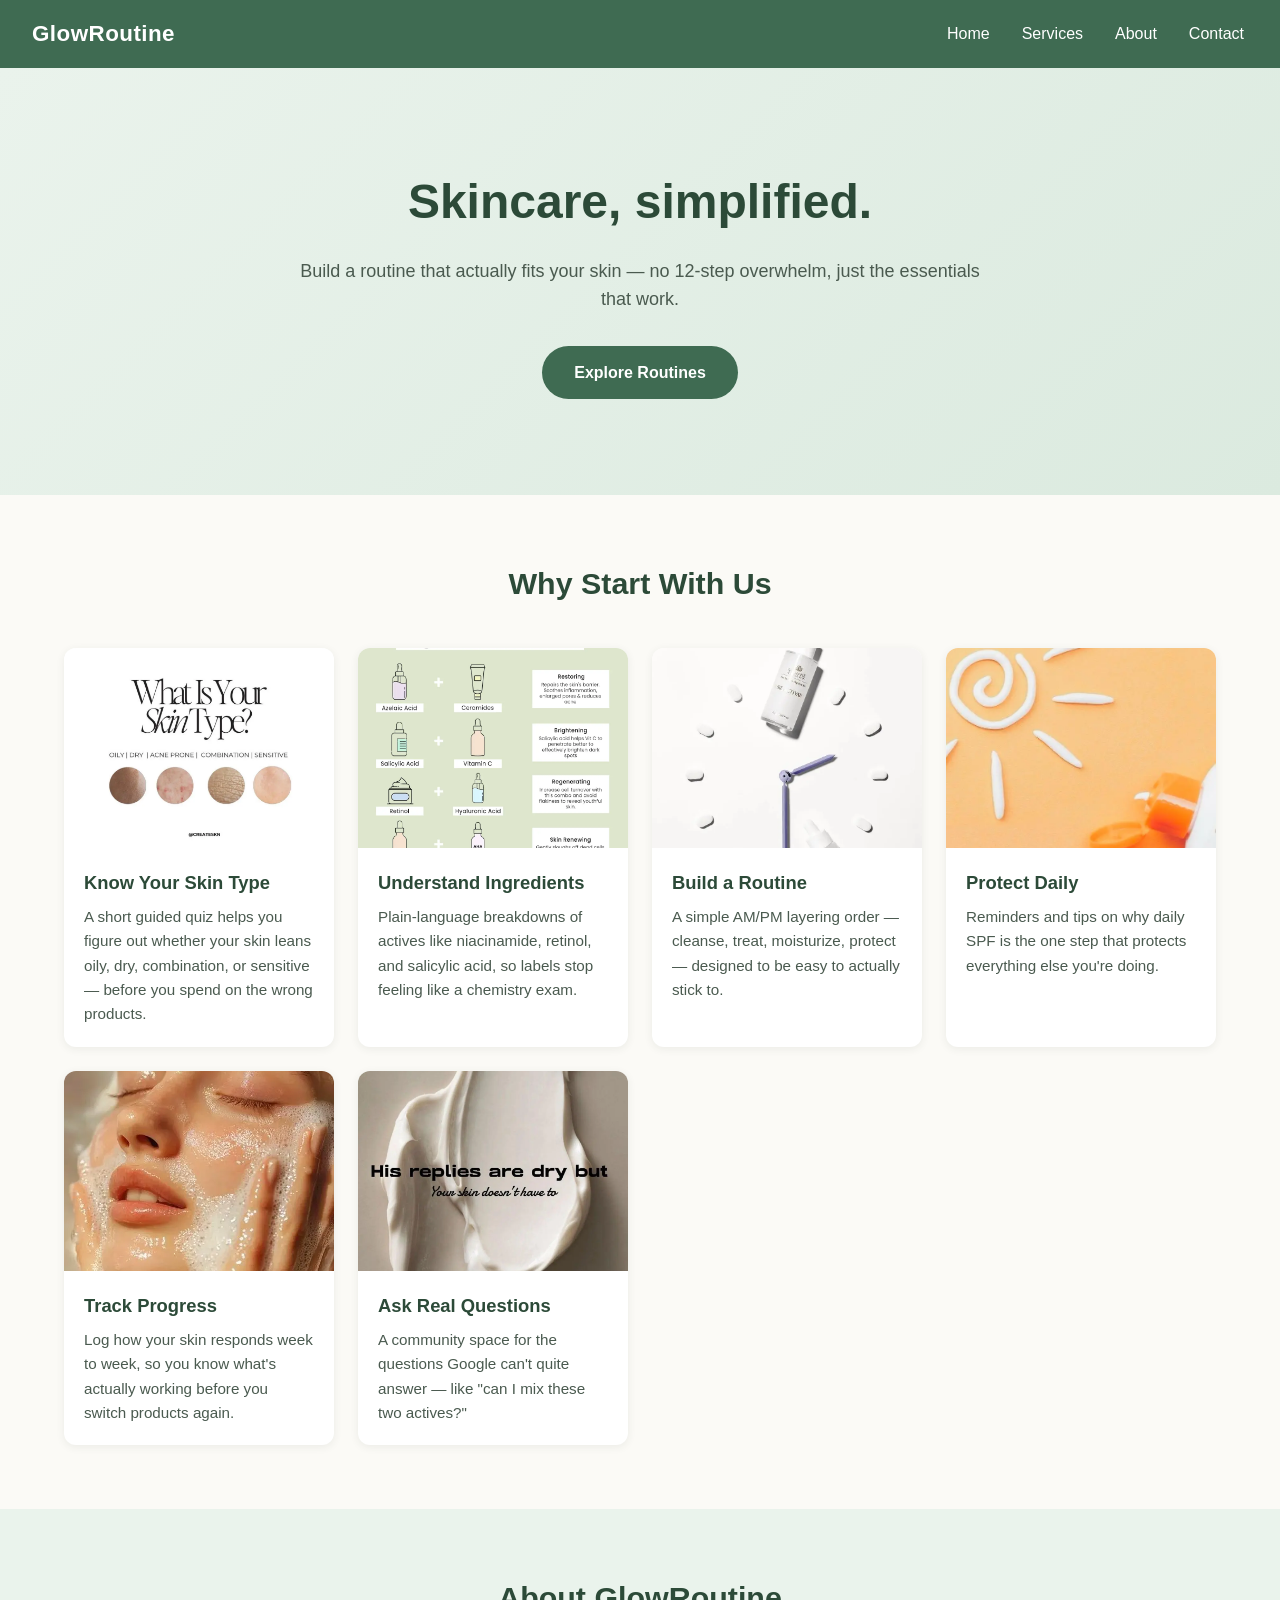
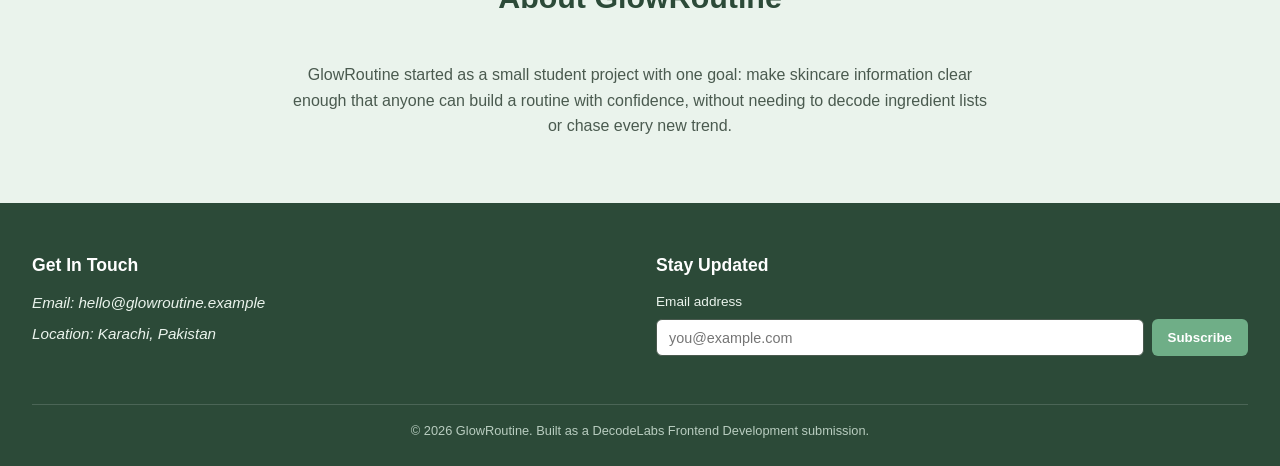
<file: Project-1/index.html>
<!DOCTYPE html>
<html lang="en">
<head>
  <meta charset="UTF-8">
  <meta name="viewport" content="width=device-width, initial-scale=1.0">
  <title>GlowRoutine — Skincare Essentials</title>
  <meta name="description" content="GlowRoutine — a clean, simple guide to building a skincare routine that works for your skin.">
  <link rel="stylesheet" href="css/style.css">
</head>
<body>

  <a class="skip-link" href="#main-content">Skip to main content</a>

  <!-- ============ HEADER ============ -->
  <header class="site-header">
    <div class="site-header__logo">GlowRoutine</div>
    <nav class="site-nav" aria-label="Primary navigation">
      <ul class="site-nav__list">
        <li class="site-nav__item"><a class="site-nav__link" href="#home">Home</a></li>
        <li class="site-nav__item"><a class="site-nav__link" href="#services">Services</a></li>
        <li class="site-nav__item"><a class="site-nav__link" href="#about">About</a></li>
        <li class="site-nav__item"><a class="site-nav__link" href="#contact">Contact</a></li>
      </ul>
    </nav>
  </header>

  <main id="main-content">

    <!-- ============ HERO SECTION ============ -->
    <section class="hero" id="home" aria-labelledby="hero-heading">
      <div class="hero__container">
        <h1 id="hero-heading" class="hero__headline">Skincare, simplified.</h1>
        <p class="hero__subtext">
          Build a routine that actually fits your skin — no 12-step
          overwhelm, just the essentials that work.
        </p>
        <a class="hero__cta" href="#services">Explore Routines</a>
      </div>
    </section>

    <!-- ============ CONTENT GRID ============ -->
    <section class="services" id="services" aria-labelledby="services-heading">
      <h2 id="services-heading" class="services__heading">Why Start With Us</h2>

      <div class="services__grid">

        <article class="card">
          <img
            class="card__image"
            src="images/cleanser.webp"
            alt="A gentle gel cleanser being dispensed onto a hand"
            width="280"
            height="200"
            loading="lazy">
          <h3 class="card__title">Know Your Skin Type</h3>
          <p class="card__text">
            A short guided quiz helps you figure out whether your skin
            leans oily, dry, combination, or sensitive — before you
            spend on the wrong products.
          </p>
        </article>

        <article class="card">
          <img
            class="card__image"
            src="images/ingredients.webp"
            alt="Close-up of skincare ingredient bottles labelled with active names"
            width="280"
            height="200"
            loading="lazy">
          <h3 class="card__title">Understand Ingredients</h3>
          <p class="card__text">
            Plain-language breakdowns of actives like niacinamide,
            retinol, and salicylic acid, so labels stop feeling like
            a chemistry exam.
          </p>
        </article>

        <article class="card">
          <img
            class="card__image"
            src="images/routine.webp"
            alt="Skincare products arranged in morning and evening routine order"
            width="280"
            height="200"
            loading="lazy">
          <h3 class="card__title">Build a Routine</h3>
          <p class="card__text">
            A simple AM/PM layering order — cleanse, treat,
            moisturize, protect — designed to be easy to actually
            stick to.
          </p>
        </article>

        <article class="card">
          <img
            class="card__image"
            src="images/spf.webp"
            alt="Sunscreen tube standing next to a moisturizer jar"
            width="280"
            height="200"
            loading="lazy">
          <h3 class="card__title">Protect Daily</h3>
          <p class="card__text">
            Reminders and tips on why daily SPF is the one step that
            protects everything else you're doing.
          </p>
        </article>

        <article class="card">
          <img
            class="card__image"
            src="images/track.webp"
            alt="A notebook page tracking weekly skin progress"
            width="280"
            height="200"
            loading="lazy">
          <h3 class="card__title">Track Progress</h3>
          <p class="card__text">
            Log how your skin responds week to week, so you know
            what's actually working before you switch products again.
          </p>
        </article>

        <article class="card">
          <img
            class="card__image"
            src="images/community.webp"
            alt="Two people comparing notes on a skincare routine"
            width="280"
            height="200"
            loading="lazy">
          <h3 class="card__title">Ask Real Questions</h3>
          <p class="card__text">
            A community space for the questions Google can't quite
            answer — like "can I mix these two actives?"
          </p>
        </article>

      </div>
    </section>

    <!-- ============ ABOUT SECTION ============ -->
    <section class="about" id="about" aria-labelledby="about-heading">
      <h2 id="about-heading" class="about__heading">About GlowRoutine</h2>
      <p class="about__text">
        GlowRoutine started as a small student project with one goal:
        make skincare information clear enough that anyone can build a
        routine with confidence, without needing to decode ingredient
        lists or chase every new trend.
      </p>
    </section>

  </main>

  <!-- ============ FOOTER ============ -->
  <footer class="site-footer" id="contact">
    <div class="site-footer__section">
      <h2 class="site-footer__heading">Get In Touch</h2>
      <address class="site-footer__contact">
        <p>Email: <a href="mailto:hello@glowroutine.example">hello@glowroutine.example</a></p>
        <p>Location: Karachi, Pakistan</p>
      </address>
    </div>

    <div class="site-footer__section">
      <h2 class="site-footer__heading">Stay Updated</h2>
      <form class="newsletter" action="#" method="post">
        <label class="newsletter__label" for="newsletter-email">Email address</label>
        <div class="newsletter__row">
          <input
            class="newsletter__input"
            type="email"
            id="newsletter-email"
            name="email"
            placeholder="you@example.com"
            required>
          <button class="newsletter__button" type="submit">Subscribe</button>
        </div>
      </form>
    </div>

    <p class="site-footer__copyright">&copy; 2026 GlowRoutine. Built as a DecodeLabs Frontend Development submission.</p>
  </footer>

</body>
</html>
</file>
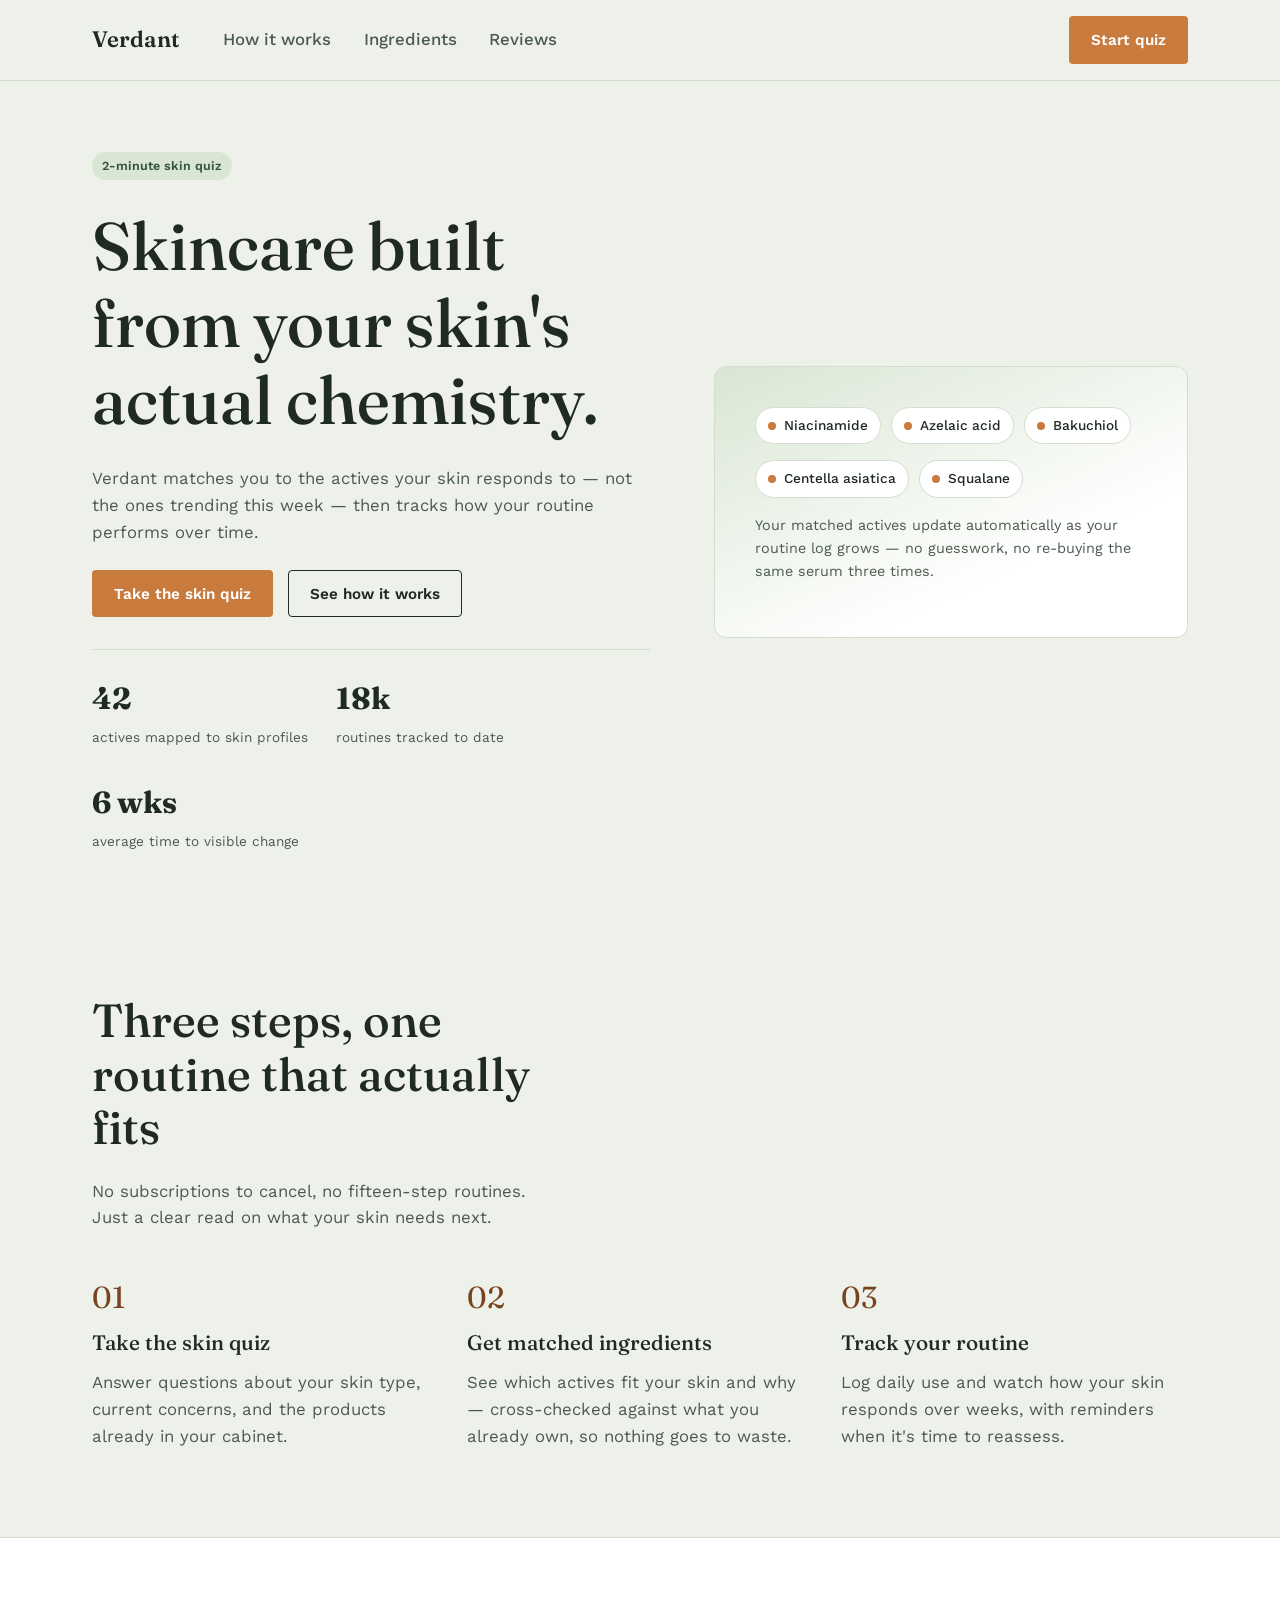
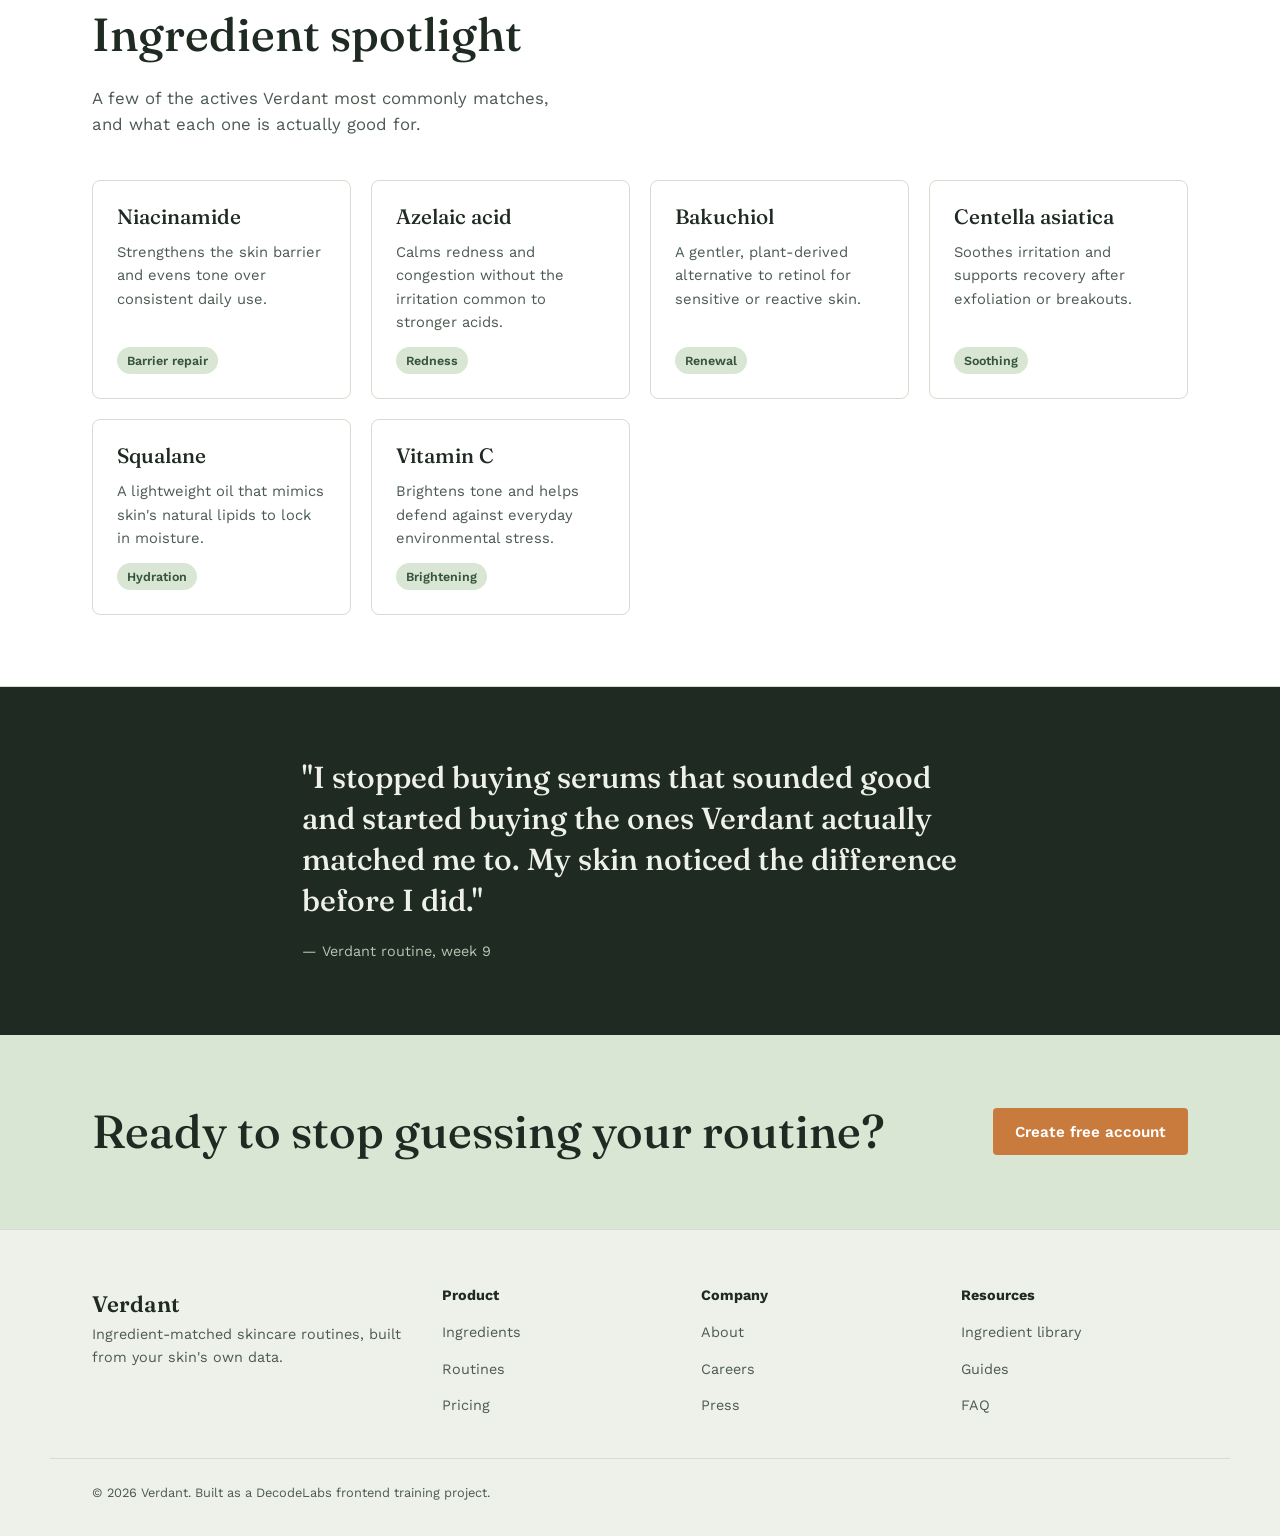
<file: Project-2/index.html>
<!DOCTYPE html>
<html lang="en">
<head>
<meta charset="UTF-8">
<meta name="viewport" content="width=device-width, initial-scale=1">
<title>Verdant — Skincare matched to your skin's chemistry</title>
<link rel="preconnect" href="https://fonts.googleapis.com">
<link rel="preconnect" href="https://fonts.gstatic.com" crossorigin>
<link href="https://fonts.googleapis.com/css2?family=Fraunces:opsz,wght@9..144,400;9..144,500;9..144,600&family=Work+Sans:wght@400;500;600;700&display=swap" rel="stylesheet">
<style>

  /* ---------- Tokens ---------- */
  :root{
    --ink:        #1E2A22;
    --ink-soft:   #4B5A50;
    --paper:      #EEF1EA;
    --paper-alt:  #FFFFFF;
    --line:       #D6DCCF;
    --accent:     #C97A3D;
    --accent-ink: #7A431F;
    --mint:       #D9E6D3;
    --mint-ink:   #35543E;

    --serif: "Fraunces", Georgia, serif;
    --sans:  "Work Sans", -apple-system, BlinkMacSystemFont, "Segoe UI", sans-serif;

    --step-0: clamp(0.95rem, 0.9rem + 0.2vw, 1.05rem);
    --step-1: clamp(1.1rem, 1rem + 0.4vw, 1.3rem);
    --step-2: clamp(1.4rem, 1.2rem + 0.9vw, 1.9rem);
    --step-3: clamp(1.9rem, 1.5rem + 1.8vw, 2.9rem);
    --step-4: clamp(2.4rem, 1.7rem + 3.2vw, 4.2rem);

    --gutter: clamp(1.25rem, 1rem + 2vw, 3rem);
    --maxw: 1180px;
  }

  *,*::before,*::after{ box-sizing: border-box; }
  html{ scroll-behavior: smooth; }
  body{
    margin:0;
    background: var(--paper);
    color: var(--ink);
    font-family: var(--sans);
    font-size: var(--step-0);
    line-height: 1.6;
    -webkit-font-smoothing: antialiased;
  }
  img,svg{ display:block; max-width:100%; }
  a{ color: inherit; }
  h1,h2,h3{
    font-family: var(--serif);
    font-weight: 500;
    line-height: 1.15;
    margin: 0 0 0.5em;
    color: var(--ink);
  }
  p{ margin: 0 0 1em; color: var(--ink-soft); max-width: 62ch; }

  :focus-visible{
    outline: 3px solid var(--accent-ink);
    outline-offset: 2px;
  }

  @media (prefers-reduced-motion: reduce){
    html{ scroll-behavior:auto; }
    *,*::before,*::after{ animation-duration: 0.01ms !important; transition-duration: 0.01ms !important; }
  }

  .wrap{
    max-width: var(--maxw);
    margin-inline: auto;
    padding-inline: var(--gutter);
  }

  .btn{
    display:inline-flex;
    align-items:center;
    justify-content:center;
    gap:0.5em;
    min-height: 44px;
    padding: 0.7em 1.4em;
    border-radius: 4px;
    font-family: var(--sans);
    font-weight: 600;
    font-size: 0.95rem;
    text-decoration:none;
    border: 1px solid transparent;
    cursor:pointer;
  }
  .btn-primary{ background: var(--accent); color: #fff; }
  .btn-primary:hover{ background: var(--accent-ink); }
  .btn-ghost{ background: transparent; border-color: var(--ink); color: var(--ink); }
  .btn-ghost:hover{ background: var(--ink); color: var(--paper); }

  .eyebrow-tag{
    display:inline-block;
    background: var(--mint);
    color: var(--mint-ink);
    font-size: 0.78rem;
    font-weight: 600;
    padding: 0.3em 0.8em;
    border-radius: 999px;
  }

  /* ---------- Header (Grid macro / Flexbox micro) ---------- */
  header{
    position: sticky;
    top: 0;
    z-index: 10;
    background: var(--paper);
    border-bottom: 1px solid var(--line);
  }
  .nav-row{
    display:grid;
    grid-template-columns: auto 1fr auto;
    align-items:center;
    gap: var(--gutter);
    padding-block: 1rem;
  }
  .logo{
    font-family: var(--serif);
    font-size: 1.4rem;
    font-weight: 600;
    letter-spacing: 0.01em;
    text-decoration:none;
    color: var(--ink);
  }
  .nav-links{
    display:none;
    list-style:none;
    margin:0; padding:0;
    gap: 1.8rem;
  }
  .nav-links a{
    text-decoration:none;
    font-weight: 500;
    color: var(--ink-soft);
    padding: 0.6em 0.1em;
  }
  .nav-links a:hover{ color: var(--ink); }

  .nav-actions{
    display:flex;
    align-items:center;
    gap: 0.6rem;
  }

  .hamburger{
    display:inline-flex;
    align-items:center;
    justify-content:center;
    width: 44px; height: 44px;
    border-radius: 4px;
    border: 1px solid var(--line);
    background: var(--paper-alt);
    cursor:pointer;
  }
  .hamburger svg{ width: 20px; height: 20px; }

  /* Mobile popover nav — no JS required */
  #mobile-nav{
    margin:0; padding: 1.25rem var(--gutter) 2rem;
    border: none;
    border-bottom: 1px solid var(--line);
    background: var(--paper-alt);
    width: 100%;
    inset: 0 auto auto 0;
    top: 0;
    position: fixed;
  }
  #mobile-nav::backdrop{
    background: rgba(30,42,34,0.35);
  }
  #mobile-nav ul{
    list-style:none; margin: 1rem 0 0; padding:0;
    display:flex; flex-direction:column; gap: 0.25rem;
  }
  #mobile-nav a{
    display:flex;
    align-items:center;
    min-height: 44px;
    text-decoration:none;
    font-weight: 500;
    color: var(--ink);
    border-bottom: 1px solid var(--line);
  }
  #mobile-nav .mobile-nav-top{
    display:flex;
    align-items:center;
    justify-content:space-between;
  }

  /* ---------- Hero ---------- */
  .hero{
    padding-block: clamp(2.5rem, 2rem + 3vw, 5rem);
  }
  .hero-grid{
    display:grid;
    gap: 2.5rem;
    align-items:center;
  }
  .hero h1{ font-size: var(--step-4); margin-block: 0.4em 0.4em; }
  .hero-actions{
    display:flex;
    flex-wrap:wrap;
    gap: 0.9rem;
    margin-block: 1.5rem;
  }
  .hero-stats{
    display:flex;
    flex-wrap:wrap;
    gap: 1.75rem;
    margin-top: 2rem;
    padding-top: 1.5rem;
    border-top: 1px solid var(--line);
  }
  .stat b{
    display:block;
    font-family: var(--serif);
    font-size: var(--step-2);
    color: var(--ink);
  }
  .stat span{ font-size: 0.85rem; color: var(--ink-soft); }

  .hero-panel{
    background: linear-gradient(155deg, var(--mint) 0%, var(--paper-alt) 70%);
    border: 1px solid var(--line);
    border-radius: 12px;
    padding: clamp(1.5rem, 1rem + 2vw, 2.5rem);
  }
  .molecule-row{ display:flex; flex-wrap:wrap; gap: 0.6rem; margin-bottom: 1rem; }
  .molecule-chip{
    display:flex; align-items:center; gap:0.5rem;
    background: var(--paper-alt);
    border: 1px solid var(--line);
    border-radius: 999px;
    padding: 0.5em 0.9em;
    font-size: 0.85rem;
    font-weight: 500;
  }
  .molecule-chip .dot{ width:8px; height:8px; border-radius:50%; background: var(--accent); flex-shrink:0; }

  /* ---------- How it works ---------- */
  .section{ padding-block: clamp(2.5rem, 2rem + 3vw, 5rem); }
  .section-head{ max-width: 46ch; margin-bottom: clamp(1.75rem, 1.4rem + 1.5vw, 3rem); }
  .section-head h2{ font-size: var(--step-3); }

  .steps-grid{
    display:grid;
    gap: 1.75rem;
  }
  .step-card{
    display:flex;
    flex-direction:column;
    gap: 0.6rem;
  }
  .step-num{
    font-family: var(--serif);
    font-size: var(--step-2);
    color: var(--accent-ink);
  }
  .step-card h3{ font-size: var(--step-1); margin-bottom:0.2em; }

  /* ---------- Ingredient grid ---------- */
  .ingredient-grid{
    display:grid;
    grid-template-columns: repeat(auto-fit, minmax(240px, 1fr));
    gap: 1.25rem;
  }
  .ingredient-card{
    background: var(--paper-alt);
    border: 1px solid var(--line);
    border-radius: 8px;
    padding: 1.5rem;
    display:flex;
    flex-direction:column;
    gap: 0.75rem;
  }
  .ingredient-card h3{ font-size: var(--step-1); margin:0; }
  .ingredient-card p{ margin:0; font-size: 0.92rem; }
  .ingredient-tags{ display:flex; flex-wrap:wrap; gap:0.4rem; margin-top:auto; }

  /* ---------- Quote ---------- */
  .quote-section{
    background: var(--ink);
    color: var(--paper);
  }
  .quote-section .wrap{
    max-width: 760px;
    text-align:left;
  }
  .quote-section blockquote{
    font-family: var(--serif);
    font-size: var(--step-2);
    font-weight: 500;
    line-height:1.35;
    margin: 0 0 1rem;
  }
  .quote-section cite{ font-style:normal; color: #B7C4B4; font-size:0.9rem; }

  /* ---------- CTA band ---------- */
  .cta-band{
    background: var(--mint);
  }
  .cta-grid{
    display:grid;
    gap: 1.5rem;
    align-items:center;
  }
  .cta-grid h2{ font-size: var(--step-3); margin:0; }

  /* ---------- Footer ---------- */
  footer{
    border-top: 1px solid var(--line);
    padding-block: clamp(2.5rem, 2rem + 2vw, 4rem) 2rem;
  }
  .footer-grid{
    display:grid;
    gap: 2rem;
  }
  .footer-brand p{ font-size:0.9rem; }
  .footer-col h3{
    font-family: var(--sans);
    font-size: 0.9rem;
    font-weight: 700;
    margin-bottom: 0.9rem;
  }
  .footer-col ul{ list-style:none; margin:0; padding:0; display:flex; flex-direction:column; gap:0.6rem; }
  .footer-col a{ text-decoration:none; color: var(--ink-soft); font-size:0.9rem; }
  .footer-col a:hover{ color: var(--ink); }
  .footer-bottom{
    display:flex;
    flex-direction:column;
    gap: 0.75rem;
    margin-top: 2.5rem;
    padding-top: 1.5rem;
    border-top: 1px solid var(--line);
    font-size: 0.8rem;
    color: var(--ink-soft);
  }

  /* ================= BREAKPOINT: 480px — phone landscape / large phone ================= */
  @media (min-width: 480px){
    .hero-actions{ flex-wrap:nowrap; }
    .steps-grid{ grid-template-columns: repeat(2, 1fr); }
  }

  /* ================= BREAKPOINT: 768px — tablet ================= */
  @media (min-width: 768px){
    .hero-grid{ grid-template-columns: 1.1fr 0.9fr; }
    .steps-grid{ grid-template-columns: repeat(3, 1fr); }
    .cta-grid{ grid-template-columns: 1fr auto; }
    .footer-grid{ grid-template-columns: 1.4fr repeat(3, 1fr); }
  }

  /* ================= BREAKPOINT: 1024px — desktop ================= */
  @media (min-width: 1024px){
    .nav-links{ display:flex; }
    .hamburger{ display:none; }
    .hero-grid{ grid-template-columns: 1fr 0.85fr; gap: 4rem; }
  }

</style>
</head>
<body>

  <header>
    <div class="wrap nav-row">
      <a class="logo" href="#top">Verdant</a>

      <ul class="nav-links">
        <li><a href="#how-it-works">How it works</a></li>
        <li><a href="#ingredients">Ingredients</a></li>
        <li><a href="#reviews">Reviews</a></li>
      </ul>

      <div class="nav-actions">
        <a class="btn btn-ghost" href="#" style="display:none">Log in</a>
        <a class="btn btn-primary" href="#quiz">Start quiz</a>
        <button class="hamburger" popovertarget="mobile-nav" aria-label="Open menu">
          <svg viewBox="0 0 24 24" fill="none" stroke="currentColor" stroke-width="2" stroke-linecap="round">
            <line x1="3" y1="6" x2="21" y2="6"/>
            <line x1="3" y1="12" x2="21" y2="12"/>
            <line x1="3" y1="18" x2="21" y2="18"/>
          </svg>
        </button>
      </div>
    </div>
  </header>

  <div popover id="mobile-nav">
    <div class="mobile-nav-top">
      <span class="logo">Verdant</span>
      <button class="hamburger" popovertarget="mobile-nav" popovertargetaction="hide" aria-label="Close menu">✕</button>
    </div>
    <ul>
      <li><a href="#how-it-works" popovertarget="mobile-nav" popovertargetaction="hide">How it works</a></li>
      <li><a href="#ingredients" popovertarget="mobile-nav" popovertargetaction="hide">Ingredients</a></li>
      <li><a href="#reviews" popovertarget="mobile-nav" popovertargetaction="hide">Reviews</a></li>
      <li><a href="#quiz" popovertarget="mobile-nav" popovertargetaction="hide">Start quiz</a></li>
    </ul>
  </div>

  <main id="top">

    <section class="hero">
      <div class="wrap hero-grid">
        <div>
          <span class="eyebrow-tag">2-minute skin quiz</span>
          <h1>Skincare built from your skin's actual chemistry.</h1>
          <p>Verdant matches you to the actives your skin responds to — not the ones trending this week — then tracks how your routine performs over time.</p>
          <div class="hero-actions">
            <a class="btn btn-primary" id="quiz" href="#">Take the skin quiz</a>
            <a class="btn btn-ghost" href="#how-it-works">See how it works</a>
          </div>
          <div class="hero-stats">
            <div class="stat"><b>42</b><span>actives mapped to skin profiles</span></div>
            <div class="stat"><b>18k</b><span>routines tracked to date</span></div>
            <div class="stat"><b>6 wks</b><span>average time to visible change</span></div>
          </div>
        </div>

        <div class="hero-panel">
          <div class="molecule-row">
            <span class="molecule-chip"><span class="dot"></span>Niacinamide</span>
            <span class="molecule-chip"><span class="dot"></span>Azelaic acid</span>
            <span class="molecule-chip"><span class="dot"></span>Bakuchiol</span>
          </div>
          <div class="molecule-row">
            <span class="molecule-chip"><span class="dot"></span>Centella asiatica</span>
            <span class="molecule-chip"><span class="dot"></span>Squalane</span>
          </div>
          <p style="margin-top:1rem; font-size:0.9rem;">Your matched actives update automatically as your routine log grows — no guesswork, no re-buying the same serum three times.</p>
        </div>
      </div>
    </section>

    <section class="section" id="how-it-works">
      <div class="wrap">
        <div class="section-head">
          <h2>Three steps, one routine that actually fits</h2>
          <p>No subscriptions to cancel, no fifteen-step routines. Just a clear read on what your skin needs next.</p>
        </div>
        <div class="steps-grid">
          <div class="step-card">
            <span class="step-num">01</span>
            <h3>Take the skin quiz</h3>
            <p>Answer questions about your skin type, current concerns, and the products already in your cabinet.</p>
          </div>
          <div class="step-card">
            <span class="step-num">02</span>
            <h3>Get matched ingredients</h3>
            <p>See which actives fit your skin and why — cross-checked against what you already own, so nothing goes to waste.</p>
          </div>
          <div class="step-card">
            <span class="step-num">03</span>
            <h3>Track your routine</h3>
            <p>Log daily use and watch how your skin responds over weeks, with reminders when it's time to reassess.</p>
          </div>
        </div>
      </div>
    </section>

    <section class="section" id="ingredients" style="background:var(--paper-alt); border-block:1px solid var(--line);">
      <div class="wrap">
        <div class="section-head">
          <h2>Ingredient spotlight</h2>
          <p>A few of the actives Verdant most commonly matches, and what each one is actually good for.</p>
        </div>
        <div class="ingredient-grid">
          <div class="ingredient-card">
            <h3>Niacinamide</h3>
            <p>Strengthens the skin barrier and evens tone over consistent daily use.</p>
            <div class="ingredient-tags"><span class="eyebrow-tag">Barrier repair</span></div>
          </div>
          <div class="ingredient-card">
            <h3>Azelaic acid</h3>
            <p>Calms redness and congestion without the irritation common to stronger acids.</p>
            <div class="ingredient-tags"><span class="eyebrow-tag">Redness</span></div>
          </div>
          <div class="ingredient-card">
            <h3>Bakuchiol</h3>
            <p>A gentler, plant-derived alternative to retinol for sensitive or reactive skin.</p>
            <div class="ingredient-tags"><span class="eyebrow-tag">Renewal</span></div>
          </div>
          <div class="ingredient-card">
            <h3>Centella asiatica</h3>
            <p>Soothes irritation and supports recovery after exfoliation or breakouts.</p>
            <div class="ingredient-tags"><span class="eyebrow-tag">Soothing</span></div>
          </div>
          <div class="ingredient-card">
            <h3>Squalane</h3>
            <p>A lightweight oil that mimics skin's natural lipids to lock in moisture.</p>
            <div class="ingredient-tags"><span class="eyebrow-tag">Hydration</span></div>
          </div>
          <div class="ingredient-card">
            <h3>Vitamin C</h3>
            <p>Brightens tone and helps defend against everyday environmental stress.</p>
            <div class="ingredient-tags"><span class="eyebrow-tag">Brightening</span></div>
          </div>
        </div>
      </div>
    </section>

    <section class="quote-section" id="reviews">
      <div class="wrap section">
        <blockquote>"I stopped buying serums that sounded good and started buying the ones Verdant actually matched me to. My skin noticed the difference before I did."</blockquote>
        <cite>— Verdant routine, week 9</cite>
      </div>
    </section>

    <section class="cta-band">
      <div class="wrap section cta-grid">
        <h2>Ready to stop guessing your routine?</h2>
        <a class="btn btn-primary" href="#quiz">Create free account</a>
      </div>
    </section>

  </main>

  <footer>
    <div class="wrap footer-grid">
      <div class="footer-brand">
        <a class="logo" href="#top">Verdant</a>
        <p>Ingredient-matched skincare routines, built from your skin's own data.</p>
      </div>
      <div class="footer-col">
        <h3>Product</h3>
        <ul>
          <li><a href="#ingredients">Ingredients</a></li>
          <li><a href="#how-it-works">Routines</a></li>
          <li><a href="#">Pricing</a></li>
        </ul>
      </div>
      <div class="footer-col">
        <h3>Company</h3>
        <ul>
          <li><a href="#">About</a></li>
          <li><a href="#">Careers</a></li>
          <li><a href="#">Press</a></li>
        </ul>
      </div>
      <div class="footer-col">
        <h3>Resources</h3>
        <ul>
          <li><a href="#">Ingredient library</a></li>
          <li><a href="#">Guides</a></li>
          <li><a href="#">FAQ</a></li>
        </ul>
      </div>
    </div>
    <div class="wrap footer-bottom">
      <span>© 2026 Verdant. Built as a DecodeLabs frontend training project.</span>
    </div>
  </footer>

</body>
</html>
</file>
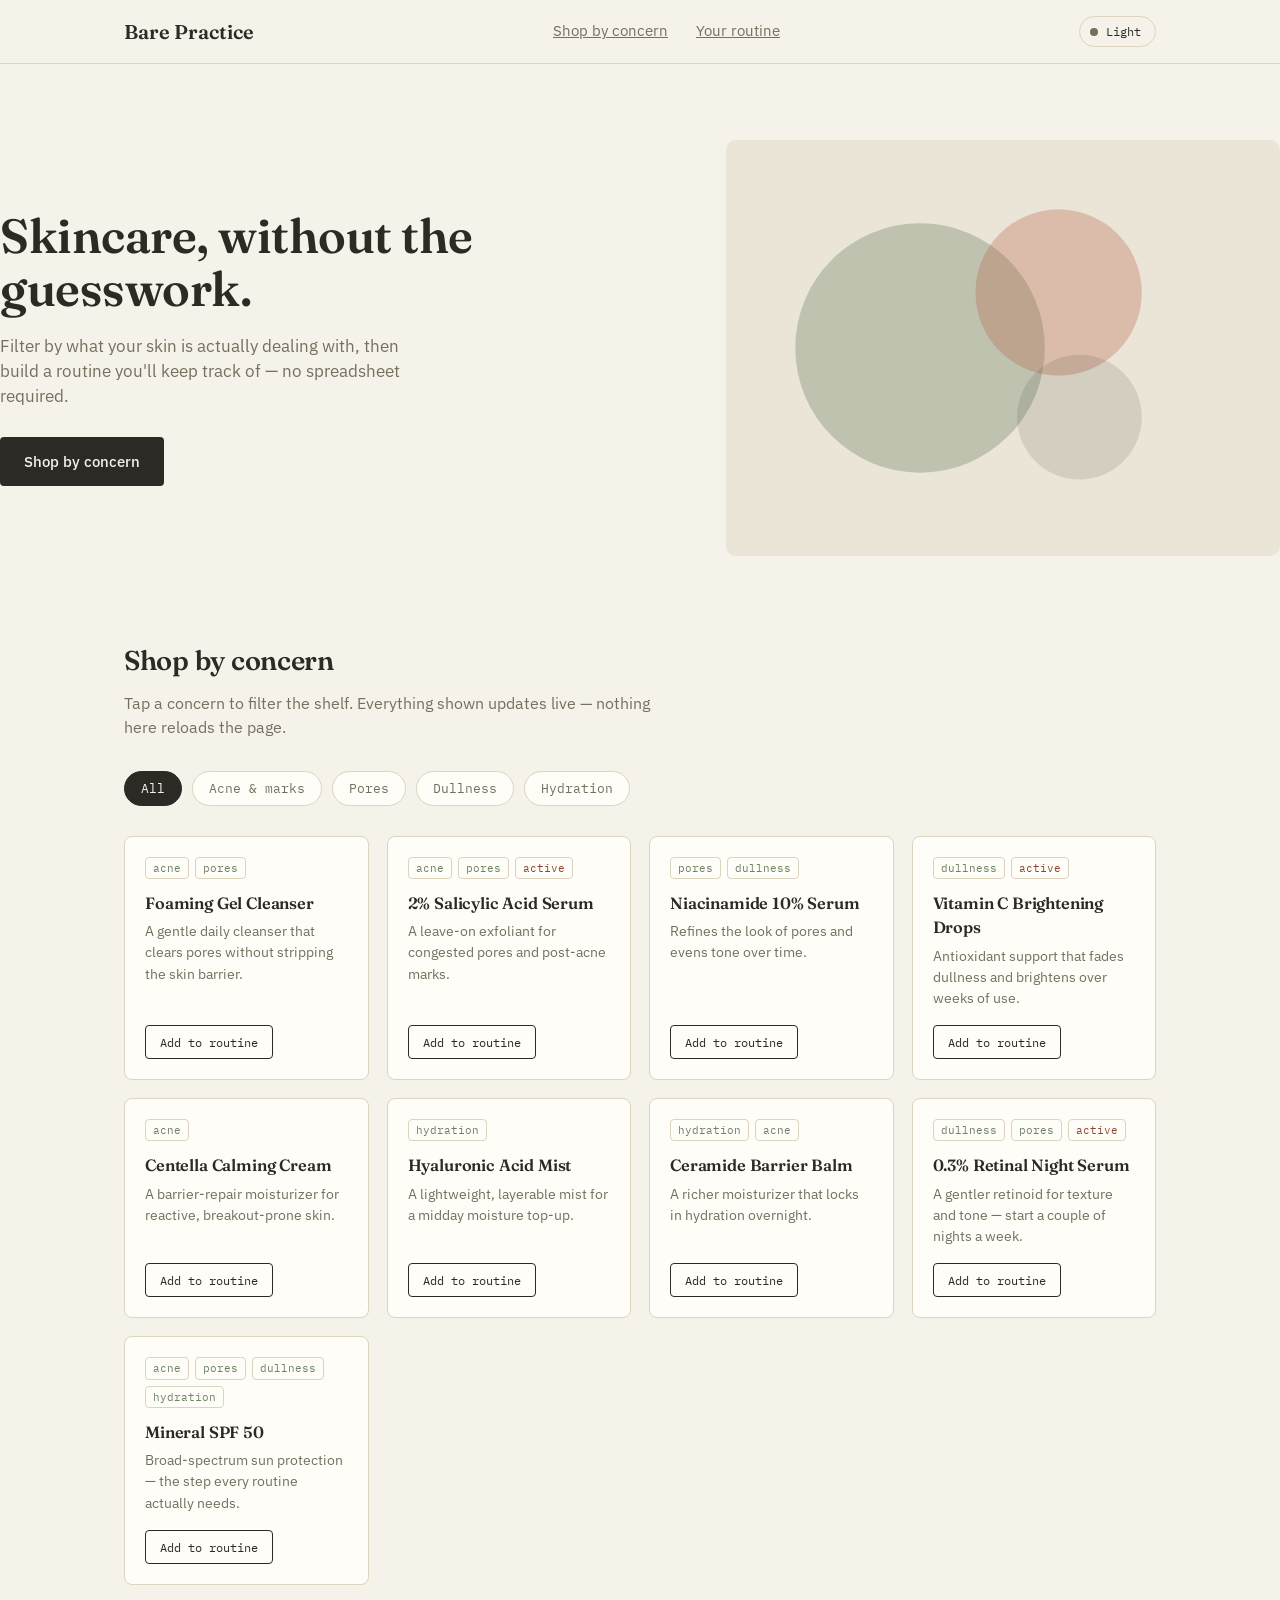
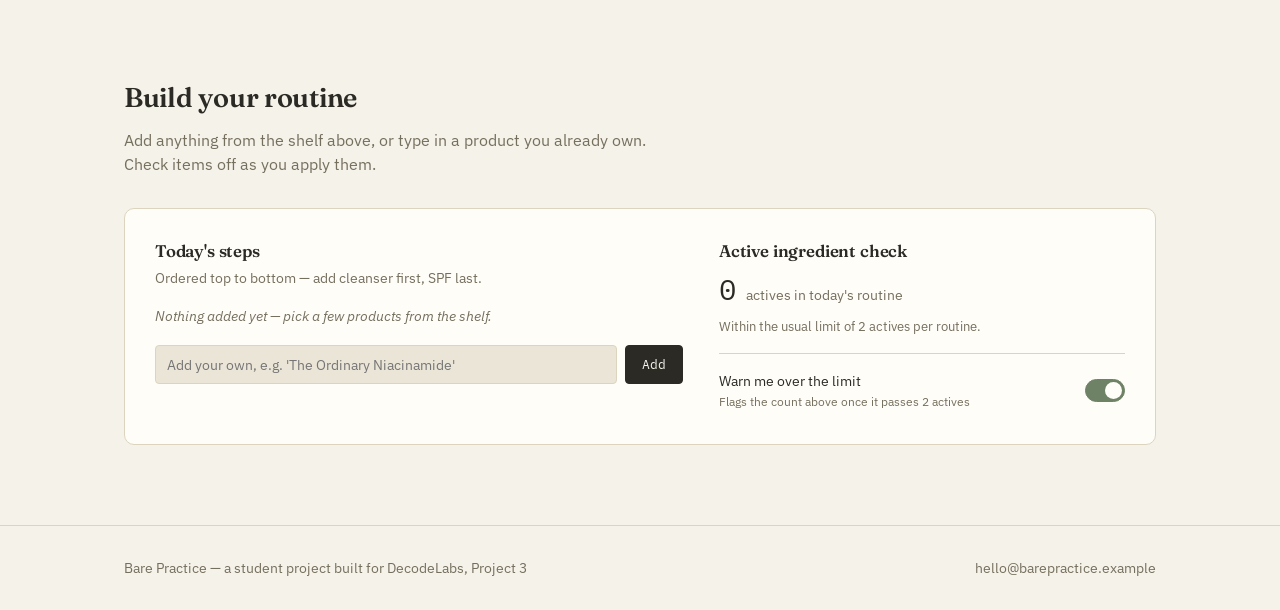
<file: Project-3/skincare-site.html>
<!DOCTYPE html>
<html lang="en">
<head>
<meta charset="UTF-8" />
<meta name="viewport" content="width=device-width, initial-scale=1.0" />
<title>Bare Practice — Skincare, without the guesswork</title>
<link rel="preconnect" href="https://fonts.googleapis.com">
<link rel="preconnect" href="https://fonts.gstatic.com" crossorigin>
<link href="https://fonts.googleapis.com/css2?family=Fraunces:opsz,wght@9..144,500;9..144,600;9..144,700&family=IBM+Plex+Sans:wght@400;500;600&family=IBM+Plex+Mono:wght@400;500&display=swap" rel="stylesheet">
<style>
  :root {
    --paper: #F5F2E9;
    --paper-dim: #EAE5D6;
    --ink: #2B2A25;
    --ink-soft: #756F5E;
    --rule: #DCD4BE;
    --clay: #B65C43;
    --clay-deep: #8C4531;
    --sage: #6E8266;
    --card: #FFFDF8;
    --focus: #3D6E8C;
  }

  [data-theme="dark"] {
    --paper: #171512;
    --paper-dim: #201D18;
    --ink: #EFE9D9;
    --ink-soft: #A69C87;
    --rule: #35301F;
    --card: #201D18;
    --clay: #E38A6C;
    --clay-deep: #F0A98D;
    --sage: #94AC8B;
    --focus: #7FB6DB;
  }

  * { box-sizing: border-box; }
  html { scroll-behavior: smooth; }

  body {
    margin: 0;
    background: var(--paper);
    color: var(--ink);
    font-family: 'IBM Plex Sans', sans-serif;
    line-height: 1.5;
    transition: background 0.25s ease, color 0.25s ease;
  }

  img, svg { display: block; max-width: 100%; }
  a { color: inherit; }

  h1, h2, h3 {
    font-family: 'Fraunces', serif;
    font-optical-sizing: auto;
    margin: 0;
    letter-spacing: -0.01em;
  }

  .container {
    max-width: 1080px;
    margin: 0 auto;
    padding: 0 24px;
  }

  /* ---------------- Nav ---------------- */
  .site-nav {
    position: sticky;
    top: 0;
    z-index: 20;
    background: var(--paper);
    border-bottom: 1px solid var(--rule);
  }

  .site-nav .container {
    display: flex;
    align-items: center;
    justify-content: space-between;
    padding-top: 16px;
    padding-bottom: 16px;
  }

  .logo {
    font-family: 'Fraunces', serif;
    font-weight: 600;
    font-size: 1.25rem;
  }

  .nav-links {
    display: flex;
    gap: 28px;
    font-size: 0.92rem;
    color: var(--ink-soft);
  }

  .nav-links a:hover { color: var(--ink); }

  #js-theme-toggle {
    display: flex;
    align-items: center;
    gap: 8px;
    background: none;
    border: 1px solid var(--rule);
    border-radius: 999px;
    padding: 7px 14px 7px 10px;
    cursor: pointer;
    font-family: 'IBM Plex Mono', monospace;
    font-size: 0.75rem;
    color: var(--ink);
  }

  #js-theme-toggle .dot {
    width: 8px;
    height: 8px;
    border-radius: 50%;
    background: var(--ink-soft);
  }
  [data-theme="dark"] #js-theme-toggle .dot {
    background: var(--clay);
    box-shadow: 0 0 6px var(--clay);
  }

  @media (max-width: 640px) {
    .nav-links { display: none; }
  }

  /* ---------------- Hero ---------------- */
  .hero {
    padding: 76px 0 64px;
    display: grid;
    grid-template-columns: 1.1fr 0.9fr;
    gap: 48px;
    align-items: center;
  }

  .hero h1 {
    font-size: clamp(2.1rem, 4vw, 3rem);
    font-weight: 600;
    line-height: 1.1;
    max-width: 15ch;
  }

  .hero p {
    color: var(--ink-soft);
    font-size: 1.05rem;
    max-width: 42ch;
    margin: 18px 0 28px;
  }

  .hero-cta {
    display: inline-block;
    background: var(--ink);
    color: var(--paper);
    font-size: 0.95rem;
    font-weight: 500;
    padding: 13px 24px;
    border-radius: 4px;
    border: none;
    cursor: pointer;
    text-decoration: none;
  }

  .hero-art {
    aspect-ratio: 4 / 3;
    border-radius: 10px;
    background: var(--paper-dim);
    position: relative;
    overflow: hidden;
  }

  .hero-art svg { width: 100%; height: 100%; }

  @media (max-width: 780px) {
    .hero { grid-template-columns: 1fr; padding-top: 48px; }
    .hero-art { order: -1; }
  }

  /* ---------------- Shop by concern ---------------- */
  .shop-section { padding: 20px 0 72px; }

  .section-head { max-width: 56ch; margin-bottom: 32px; }
  .section-head h2 { font-size: 1.7rem; font-weight: 600; }
  .section-head p { color: var(--ink-soft); margin: 10px 0 0; }

  .chip-row {
    display: flex;
    flex-wrap: wrap;
    gap: 10px;
    margin-bottom: 30px;
  }

  .js-chip {
    font-family: 'IBM Plex Mono', monospace;
    font-size: 0.8rem;
    background: var(--card);
    border: 1px solid var(--rule);
    color: var(--ink-soft);
    border-radius: 999px;
    padding: 8px 16px;
    cursor: pointer;
  }

  .js-chip.is-active {
    background: var(--ink);
    color: var(--paper);
    border-color: var(--ink);
  }

  #js-product-grid {
    display: grid;
    grid-template-columns: repeat(auto-fill, minmax(230px, 1fr));
    gap: 18px;
  }

  .product-card {
    background: var(--card);
    border: 1px solid var(--rule);
    border-radius: 8px;
    padding: 20px;
    display: flex;
    flex-direction: column;
  }

  .product-card .tag-row {
    display: flex;
    gap: 6px;
    flex-wrap: wrap;
    margin-bottom: 12px;
  }

  .product-card .tag {
    font-family: 'IBM Plex Mono', monospace;
    font-size: 0.68rem;
    color: var(--sage);
    border: 1px solid var(--rule);
    border-radius: 4px;
    padding: 2px 7px;
  }

  .product-card .tag.is-strength { color: var(--clay-deep); }

  .product-card h3 {
    font-size: 1.02rem;
    font-weight: 600;
    margin-bottom: 6px;
  }

  .product-card p {
    color: var(--ink-soft);
    font-size: 0.88rem;
    margin: 0 0 16px;
    flex: 1;
  }

  .product-card button {
    align-self: flex-start;
    font-family: 'IBM Plex Mono', monospace;
    font-size: 0.78rem;
    background: none;
    border: 1px solid var(--ink);
    color: var(--ink);
    border-radius: 4px;
    padding: 8px 14px;
    cursor: pointer;
  }

  .product-card button:hover { background: var(--ink); color: var(--paper); }

  #js-grid-empty {
    color: var(--ink-soft);
    font-style: italic;
    font-size: 0.9rem;
    display: none;
  }

  /* ---------------- Routine builder ---------------- */
  .routine-section {
    padding: 20px 0 80px;
  }

  .routine-panel {
    background: var(--card);
    border: 1px solid var(--rule);
    border-radius: 10px;
    padding: 30px 30px 32px;
    display: grid;
    grid-template-columns: 1.3fr 1fr;
    gap: 36px;
  }

  @media (max-width: 780px) {
    .routine-panel { grid-template-columns: 1fr; }
  }

  .routine-list-col h3, .routine-status-col h3 {
    font-size: 1.05rem;
    font-weight: 600;
    margin-bottom: 4px;
  }

  .routine-list-col > p, .routine-status-col > p {
    color: var(--ink-soft);
    font-size: 0.85rem;
    margin: 0 0 18px;
  }

  #js-routine-list {
    list-style: none;
    margin: 0 0 6px;
    padding: 0;
  }

  #js-routine-list li {
    display: flex;
    align-items: center;
    gap: 10px;
    padding: 11px 0;
    border-top: 1px solid var(--rule);
    font-size: 0.95rem;
  }
  #js-routine-list li:first-child { border-top: none; }

  #js-routine-list li .step-badge {
    font-family: 'IBM Plex Mono', monospace;
    font-size: 0.7rem;
    color: var(--ink-soft);
    width: 2ch;
    flex-shrink: 0;
  }

  #js-routine-list li .product-text { flex: 1; }

  #js-routine-list li.is-applied .product-text {
    text-decoration: line-through;
    color: var(--ink-soft);
  }

  #js-routine-list li button {
    background: none;
    border: none;
    font-family: 'IBM Plex Mono', monospace;
    font-size: 0.75rem;
    color: var(--ink-soft);
    cursor: pointer;
    padding: 4px 6px;
  }
  #js-routine-list li button:hover { color: var(--clay-deep); }

  #js-routine-empty {
    color: var(--ink-soft);
    font-size: 0.88rem;
    font-style: italic;
  }

  .add-own-row {
    display: flex;
    gap: 8px;
    margin-top: 16px;
  }

  #js-custom-input {
    flex: 1;
    font-family: 'IBM Plex Sans', sans-serif;
    font-size: 0.9rem;
    border: 1px solid var(--rule);
    background: var(--paper-dim);
    color: var(--ink);
    border-radius: 4px;
    padding: 9px 11px;
  }
  #js-custom-input:focus-visible { outline: 2px solid var(--focus); outline-offset: 1px; }

  #js-add-custom {
    font-family: 'IBM Plex Mono', monospace;
    font-size: 0.8rem;
    border: 1px solid var(--ink);
    background: var(--ink);
    color: var(--paper);
    border-radius: 4px;
    padding: 0 16px;
    cursor: pointer;
  }

  /* status column */
  .status-block {
    border-top: 1px solid var(--rule);
    padding-top: 16px;
    margin-top: 16px;
  }
  .status-block:first-of-type { border-top: none; padding-top: 0; margin-top: 0; }

  .tally-row {
    display: flex;
    align-items: baseline;
    gap: 10px;
    margin-bottom: 6px;
  }

  #js-active-count {
    font-family: 'IBM Plex Mono', monospace;
    font-size: 1.8rem;
  }

  .tally-row span.tally-label {
    color: var(--ink-soft);
    font-size: 0.85rem;
  }

  .threshold-note {
    font-size: 0.83rem;
    color: var(--ink-soft);
    margin: 0;
  }
  .threshold-note.is-alert { color: var(--clay-deep); }

  .switch-row {
    display: flex;
    justify-content: space-between;
    align-items: center;
  }

  .switch-row .label { font-size: 0.9rem; }
  .switch-row .label small {
    display: block;
    color: var(--ink-soft);
    font-size: 0.76rem;
    margin-top: 2px;
  }

  .js-switch {
    position: relative;
    width: 40px;
    height: 23px;
    border-radius: 999px;
    border: 1px solid var(--rule);
    background: var(--paper-dim);
    cursor: pointer;
    flex-shrink: 0;
  }
  .js-switch::after {
    content: "";
    position: absolute;
    top: 2px;
    left: 2px;
    width: 17px;
    height: 17px;
    border-radius: 50%;
    background: var(--ink-soft);
    transition: transform 0.18s ease, background 0.18s ease;
  }
  .js-switch.is-on { background: var(--sage); border-color: var(--sage); }
  .js-switch.is-on::after { transform: translateX(17px); background: var(--card); }

  /* ---------------- Footer ---------------- */
  footer {
    border-top: 1px solid var(--rule);
    padding: 32px 0;
    color: var(--ink-soft);
    font-size: 0.85rem;
  }

  footer .container {
    display: flex;
    justify-content: space-between;
    flex-wrap: wrap;
    gap: 10px;
  }

  @media (prefers-reduced-motion: reduce) { * { transition: none !important; } }
</style>
</head>
<body>

<header class="site-nav">
  <div class="container">
    <span class="logo">Bare Practice</span>
    <nav class="nav-links">
      <a href="#shop">Shop by concern</a>
      <a href="#routine">Your routine</a>
    </nav>
    <button id="js-theme-toggle" type="button" aria-pressed="false">
      <span class="dot"></span>
      <span id="js-theme-label">Light</span>
    </button>
  </div>
</header>

<section class="hero">
  <div class="container hero-inner" style="display:contents">
    <div>
      <h1>Skincare, without the guesswork.</h1>
      <p>Filter by what your skin is actually dealing with, then build a routine you'll keep track of — no spreadsheet required.</p>
      <a href="#shop" class="hero-cta">Shop by concern</a>
    </div>
    <div class="hero-art">
      <svg viewBox="0 0 400 300" xmlns="http://www.w3.org/2000/svg">
        <circle cx="140" cy="150" r="90" fill="var(--sage)" opacity="0.35"/>
        <circle cx="240" cy="110" r="60" fill="var(--clay)" opacity="0.3"/>
        <circle cx="255" cy="200" r="45" fill="var(--ink)" opacity="0.12"/>
      </svg>
    </div>
  </div>
</section>

<section id="shop" class="shop-section">
  <div class="container">
    <div class="section-head">
      <h2>Shop by concern</h2>
      <p>Tap a concern to filter the shelf. Everything shown updates live — nothing here reloads the page.</p>
    </div>

    <div class="chip-row" id="js-chip-row">
      <button class="js-chip is-active" data-concern="all" type="button">All</button>
      <button class="js-chip" data-concern="acne" type="button">Acne &amp; marks</button>
      <button class="js-chip" data-concern="pores" type="button">Pores</button>
      <button class="js-chip" data-concern="dullness" type="button">Dullness</button>
      <button class="js-chip" data-concern="hydration" type="button">Hydration</button>
    </div>

    <div id="js-product-grid"></div>
    <p id="js-grid-empty">No products match that filter yet.</p>
  </div>
</section>

<section id="routine" class="routine-section">
  <div class="container">
    <div class="section-head">
      <h2>Build your routine</h2>
      <p>Add anything from the shelf above, or type in a product you already own. Check items off as you apply them.</p>
    </div>

    <div class="routine-panel">
      <div class="routine-list-col">
        <h3>Today's steps</h3>
        <p>Ordered top to bottom — add cleanser first, SPF last.</p>

        <ul id="js-routine-list"></ul>
        <p id="js-routine-empty">Nothing added yet — pick a few products from the shelf.</p>

        <div class="add-own-row">
          <input type="text" id="js-custom-input" placeholder="Add your own, e.g. 'The Ordinary Niacinamide'" autocomplete="off" />
          <button id="js-add-custom" type="button">Add</button>
        </div>
      </div>

      <div class="routine-status-col">
        <div class="status-block">
          <h3>Active ingredient check</h3>
          <div class="tally-row">
            <span id="js-active-count">0</span>
            <span class="tally-label">actives in today's routine</span>
          </div>
          <p class="threshold-note" id="js-threshold-note">Add products tagged "active" to see this update.</p>
        </div>

        <div class="status-block">
          <div class="switch-row">
            <span class="label">Warn me over the limit<small>Flags the count above once it passes 2 actives</small></span>
            <button class="js-switch is-on" id="js-warn-switch" type="button" aria-pressed="true" aria-label="Toggle active ingredient warnings"></button>
          </div>
        </div>
      </div>
    </div>
  </div>
</section>

<footer>
  <div class="container">
    <span>Bare Practice — a student project built for DecodeLabs, Project 3</span>
    <span>hello@barepractice.example</span>
  </div>
</footer>

<script>
  /* ======================================================
     Theme toggle — dark/light mode.
     Input: click on #js-theme-toggle
     Process: flip a boolean, write it to the root dataset
     Output: CSS custom properties swap via [data-theme]
     ====================================================== */
  const themeToggle = document.querySelector('#js-theme-toggle');
  const themeLabel = document.querySelector('#js-theme-label');
  let isDark = false;

  themeToggle.addEventListener('click', () => {
    isDark = !isDark;
    document.documentElement.setAttribute('data-theme', isDark ? 'dark' : 'light');
    themeLabel.textContent = isDark ? 'Dark' : 'Light';
    themeToggle.setAttribute('aria-pressed', String(isDark));
  });

  /* ======================================================
     Product data — the single source of truth for the shelf.
     "strength: true" marks a strong active ingredient, which
     feeds the active-ingredient tally in the routine panel.
     ====================================================== */
  const products = [
    { id: 1, name: 'Foaming Gel Cleanser', concern: ['acne', 'pores'], strength: false,
      blurb: 'A gentle daily cleanser that clears pores without stripping the skin barrier.' },
    { id: 2, name: '2% Salicylic Acid Serum', concern: ['acne', 'pores'], strength: true,
      blurb: 'A leave-on exfoliant for congested pores and post-acne marks.' },
    { id: 3, name: 'Niacinamide 10% Serum', concern: ['pores', 'dullness'], strength: false,
      blurb: 'Refines the look of pores and evens tone over time.' },
    { id: 4, name: 'Vitamin C Brightening Drops', concern: ['dullness'], strength: true,
      blurb: 'Antioxidant support that fades dullness and brightens over weeks of use.' },
    { id: 5, name: 'Centella Calming Cream', concern: ['acne'], strength: false,
      blurb: 'A barrier-repair moisturizer for reactive, breakout-prone skin.' },
    { id: 6, name: 'Hyaluronic Acid Mist', concern: ['hydration'], strength: false,
      blurb: 'A lightweight, layerable mist for a midday moisture top-up.' },
    { id: 7, name: 'Ceramide Barrier Balm', concern: ['hydration', 'acne'], strength: false,
      blurb: 'A richer moisturizer that locks in hydration overnight.' },
    { id: 8, name: '0.3% Retinal Night Serum', concern: ['dullness', 'pores'], strength: true,
      blurb: 'A gentler retinoid for texture and tone — start a couple of nights a week.' },
    { id: 9, name: 'Mineral SPF 50', concern: ['acne', 'pores', 'dullness', 'hydration'], strength: false,
      blurb: 'Broad-spectrum sun protection — the step every routine actually needs.' },
  ];

  let activeFilter = 'all';

  /* ======================================================
     Shelf filtering + rendering.
     Input: click on a .js-chip
     Process: set `activeFilter`, filter the `products` array
     Output: rebuild #js-product-grid from scratch — no
     innerHTML, every node built with createElement.
     ====================================================== */
  const chipRow = document.querySelector('#js-chip-row');
  const grid = document.querySelector('#js-product-grid');
  const gridEmpty = document.querySelector('#js-grid-empty');

  function renderGrid() {
    grid.textContent = '';

    const visible = activeFilter === 'all'
      ? products
      : products.filter((p) => p.concern.includes(activeFilter));

    visible.forEach((product) => {
      const card = document.createElement('div');
      card.className = 'product-card';

      const tagRow = document.createElement('div');
      tagRow.className = 'tag-row';
      product.concern.forEach((c) => {
        const tag = document.createElement('span');
        tag.className = 'tag';
        tag.textContent = c;
        tagRow.appendChild(tag);
      });
      if (product.strength) {
        const strengthTag = document.createElement('span');
        strengthTag.className = 'tag is-strength';
        strengthTag.textContent = 'active';
        tagRow.appendChild(strengthTag);
      }

      const title = document.createElement('h3');
      title.textContent = product.name;

      const blurb = document.createElement('p');
      blurb.textContent = product.blurb;

      const addBtn = document.createElement('button');
      addBtn.type = 'button';
      addBtn.textContent = 'Add to routine';
      addBtn.addEventListener('click', () => addToRoutine(product.name, product.strength));

      card.append(tagRow, title, blurb, addBtn);
      grid.appendChild(card);
    });

    gridEmpty.style.display = visible.length ? 'none' : 'block';
  }

  chipRow.querySelectorAll('.js-chip').forEach((chip) => {
    chip.addEventListener('click', () => {
      chipRow.querySelectorAll('.js-chip').forEach((c) => c.classList.remove('is-active'));
      chip.classList.add('is-active');
      activeFilter = chip.dataset.concern;
      renderGrid();
    });
  });

  renderGrid();

  /* ======================================================
     Routine builder.
     Input: "Add to routine" on a card / custom Add button /
            Enter key / checkbox / remove button
     Process: mutate the `routine` array (the source of truth)
     Output: rebuild #js-routine-list and re-check the active
     ingredient tally.
     ====================================================== */
  const routineList = document.querySelector('#js-routine-list');
  const routineEmpty = document.querySelector('#js-routine-empty');
  const customInput = document.querySelector('#js-custom-input');
  const addCustomButton = document.querySelector('#js-add-custom');
  const activeCountDisplay = document.querySelector('#js-active-count');
  const thresholdNote = document.querySelector('#js-threshold-note');
  const warnSwitch = document.querySelector('#js-warn-switch');

  let routine = [];
  let nextId = 1;
  let warnEnabled = true;
  const SAFE_LIMIT = 2;

  function addToRoutine(name, isActive) {
    routine.push({ id: nextId++, text: name, applied: false, active: Boolean(isActive) });
    renderRoutine();
  }

  function renderRoutine() {
    routineList.textContent = '';

    routine.forEach((step, index) => {
      const li = document.createElement('li');
      if (step.applied) li.classList.add('is-applied');

      const badge = document.createElement('span');
      badge.className = 'step-badge';
      badge.textContent = String(index + 1).padStart(2, '0');

      const check = document.createElement('button');
      check.type = 'button';
      check.textContent = step.applied ? '[x]' : '[ ]';
      check.setAttribute('aria-label', 'Toggle applied');
      check.addEventListener('click', () => {
        step.applied = !step.applied;
        renderRoutine();
      });

      const text = document.createElement('span');
      text.className = 'product-text';
      text.textContent = step.text;

      const remove = document.createElement('button');
      remove.type = 'button';
      remove.textContent = '×';
      remove.setAttribute('aria-label', 'Remove step');
      remove.addEventListener('click', () => {
        routine = routine.filter((s) => s.id !== step.id);
        renderRoutine();
      });

      li.append(badge, check, text, remove);
      routineList.appendChild(li);
    });

    routineEmpty.style.display = routine.length ? 'none' : 'block';
    renderTally();
  }

  function renderTally() {
    const activeCount = routine.filter((s) => s.active).length;
    activeCountDisplay.textContent = activeCount;

    if (warnEnabled && activeCount > SAFE_LIMIT) {
      thresholdNote.textContent = `${activeCount} actives in today's routine — above the usual limit of ${SAFE_LIMIT}. Consider spacing some out.`;
      thresholdNote.classList.add('is-alert');
    } else if (warnEnabled) {
      thresholdNote.textContent = `Within the usual limit of ${SAFE_LIMIT} actives per routine.`;
      thresholdNote.classList.remove('is-alert');
    } else {
      thresholdNote.textContent = 'Warnings are off.';
      thresholdNote.classList.remove('is-alert');
    }
  }

  warnSwitch.addEventListener('click', () => {
    const nowOn = warnSwitch.classList.toggle('is-on');
    warnSwitch.setAttribute('aria-pressed', String(nowOn));
    warnEnabled = nowOn;
    renderTally();
  });

  function addCustomStep() {
    const value = customInput.value.trim();
    if (!value) return;
    addToRoutine(value, false);
    customInput.value = '';
    customInput.focus();
  }

  addCustomButton.addEventListener('click', addCustomStep);
  customInput.addEventListener('keydown', (event) => {
    if (event.key === 'Enter') addCustomStep();
  });

  renderRoutine();
</script>

</body>
</html>
</file>
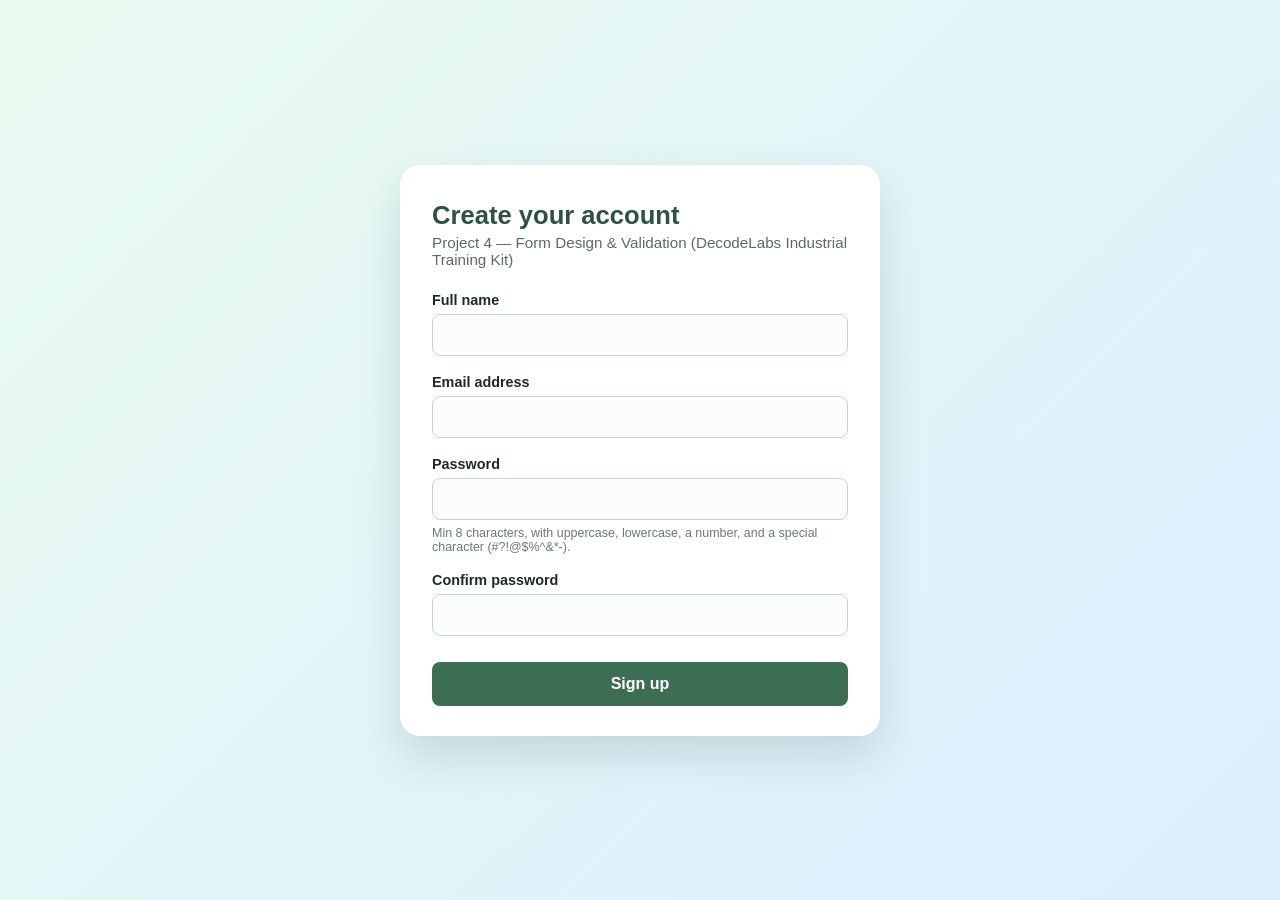
<file: Project-4/project4-form-validation.html>
<!DOCTYPE html>
<html lang="en">
<head>
<meta charset="UTF-8">
<meta name="viewport" content="width=device-width, initial-scale=1.0">
<title>Project 4 — Form Design &amp; Validation | DecodeLabs</title>
<style>
  :root{
    --primary:#3b6e52;
    --primary-dark:#2c5240;
    --bg-1:#eafbf1;
    --bg-2:#dceeff;
    --error:#b3261e;
    --error-bg:#fdecea;
    --success:#1e7a4c;
    --success-bg:#e8f7ee;
    --text:#1f2a24;
    --border:#c7d3cc;
    --radius:12px;
  }
  *{box-sizing:border-box;}
  body{
    margin:0;
    min-height:100vh;
    font-family:'Segoe UI', Roboto, Helvetica, Arial, sans-serif;
    background:linear-gradient(135deg,var(--bg-1),var(--bg-2));
    color:var(--text);
    display:flex;
    align-items:center;
    justify-content:center;
    padding:32px 16px;
  }
  .card{
    width:100%;
    max-width:480px;
    background:#ffffff;
    border-radius:20px;
    box-shadow:0 20px 45px rgba(30,60,45,0.15);
    padding:36px 32px 30px;
  }
  .card h1{
    margin:0 0 4px;
    font-size:1.6rem;
    color:var(--primary-dark);
  }
  .card p.sub{
    margin:0 0 24px;
    color:#5a6b62;
    font-size:0.95rem;
  }
  form{display:flex; flex-direction:column; gap:18px;}
  .field{display:flex; flex-direction:column; gap:6px;}
  label{font-weight:600; font-size:0.9rem;}
  input{
    padding:11px 12px;
    border:1.5px solid var(--border);
    border-radius:8px;
    font-size:1rem;
    transition:border-color .15s, box-shadow .15s;
    background:#fbfdfc;
  }
  input:focus{
    outline:none;
    border-color:var(--primary);
    box-shadow:0 0 0 3px rgba(59,110,82,0.15);
  }
  input[aria-invalid="true"]{
    border-color:var(--error);
    background:var(--error-bg);
  }
  input[aria-invalid="true"]:focus{
    box-shadow:0 0 0 3px rgba(179,38,30,0.15);
  }
  .error-msg{
    display:none;
    align-items:center;
    gap:6px;
    color:var(--error);
    font-size:0.83rem;
    font-weight:500;
  }
  .error-msg.show{display:flex;}
  .hint{
    font-size:0.78rem;
    color:#6b7a72;
  }
  button[type="submit"]{
    margin-top:8px;
    padding:13px;
    border:none;
    border-radius:8px;
    background:var(--primary);
    color:#fff;
    font-size:1rem;
    font-weight:700;
    cursor:pointer;
    transition:background .15s, transform .05s;
  }
  button[type="submit"]:hover{background:var(--primary-dark);}
  button[type="submit"]:active{transform:scale(0.99);}

  #form-status{
    margin-top:18px;
    padding:14px 16px;
    border-radius:10px;
    font-size:0.92rem;
    font-weight:600;
    display:none;
  }
  #form-status.success{
    display:block;
    background:var(--success-bg);
    color:var(--success);
    border:1px solid #b7e3c8;
  }
  #form-status.error{
    display:block;
    background:var(--error-bg);
    color:var(--error);
    border:1px solid #f3c3bf;
  }
  .payload{
    margin-top:10px;
    background:#0f1a14;
    color:#c9f2d9;
    font-family:'Consolas', monospace;
    font-size:0.78rem;
    padding:10px 12px;
    border-radius:8px;
    overflow-x:auto;
    white-space:pre;
  }
</style>
</head>
<body>

<main class="card">
  <h1>Create your account</h1>
  <p class="sub">Project 4 — Form Design &amp; Validation (DecodeLabs Industrial Training Kit)</p>

  <form id="signup-form" novalidate>

    <div class="field">
      <label for="name">Full name</label>
      <input type="text" id="name" name="name" aria-describedby="name-error" aria-invalid="false" autocomplete="name">
      <span class="error-msg" id="name-error" role="alert">
        ⚠ Name is required.
      </span>
    </div>

    <div class="field">
      <label for="email">Email address</label>
      <input type="text" id="email" name="email" aria-describedby="email-error" aria-invalid="false" autocomplete="email">
      <span class="error-msg" id="email-error" role="alert">
        ⚠ Please enter a valid email address.
      </span>
    </div>

    <div class="field">
      <label for="password">Password</label>
      <input type="password" id="password" name="password" aria-describedby="password-hint password-error" aria-invalid="false" autocomplete="new-password">
      <span class="hint" id="password-hint">Min 8 characters, with uppercase, lowercase, a number, and a special character (#?!@$%^&amp;*-).</span>
      <span class="error-msg" id="password-error" role="alert">
        ⚠ Password doesn't meet the requirements above.
      </span>
    </div>

    <div class="field">
      <label for="confirm-password">Confirm password</label>
      <input type="password" id="confirm-password" name="confirm-password" aria-describedby="confirm-error" aria-invalid="false" autocomplete="new-password">
      <span class="error-msg" id="confirm-error" role="alert">
        ⚠ Passwords do not match.
      </span>
    </div>

    <button type="submit">Sign up</button>

    <div id="form-status" aria-live="polite"></div>
  </form>
</main>

<script>
(function () {
  const form = document.getElementById('signup-form');
  const status = document.getElementById('form-status');

  const fields = {
    name: {
      input: document.getElementById('name'),
      error: document.getElementById('name-error'),
      validate: (v) => v.trim() !== ''
    },
    email: {
      input: document.getElementById('email'),
      error: document.getElementById('email-error'),
      // General-purpose syntax check: text@text.text — catches obvious
      // formatting errors without over-rejecting valid RFC 5322 addresses.
      validate: (v) => /^[^\s@]+@[^\s@]+\.[^\s@]+$/.test(v.trim())
    },
    password: {
      input: document.getElementById('password'),
      error: document.getElementById('password-error'),
      // Must contain: 1 uppercase, 1 lowercase, 1 digit, 1 special char, 8+ length
      validate: (v) => /^(?=.*?[A-Z])(?=.*?[a-z])(?=.*?[0-9])(?=.*?[#?!@$%^&*-]).{8,}$/.test(v)
    },
    'confirm-password': {
      input: document.getElementById('confirm-password'),
      error: document.getElementById('confirm-error'),
      // Cross-field rule: must match the password field's current value
      validate: (v) => v === fields.password.input.value && v !== ''
    }
  };

  function setFieldState(key, isValid) {
    const { input, error } = fields[key];
    input.setAttribute('aria-invalid', String(!isValid));
    error.classList.toggle('show', !isValid);
  }

  function validateField(key) {
    const isValid = fields[key].validate(fields[key].input.value);
    setFieldState(key, isValid);
    return isValid;
  }

  // Validate on blur (not on every keystroke) so feedback appears
  // exactly when useful without being disruptive.
  Object.keys(fields).forEach((key) => {
    fields[key].input.addEventListener('blur', () => validateField(key));
  });

  form.addEventListener('submit', function (event) {
    event.preventDefault(); // stop the default refresh / memory wipe

    const results = Object.keys(fields).map(validateField);
    const allValid = results.every(Boolean);

    if (!allValid) {
      status.className = 'error';
      status.textContent = '⚠ Please fix the highlighted fields above.';
      return;
    }

    const payload = {
      name: fields.name.input.value.trim(),
      email: fields.email.input.value.trim(),
      password: '••••••••' // never expose the real password in the payload preview
    };

    status.className = 'success';
    status.innerHTML =
      '✅ Account created successfully.' +
      '<div class="payload">' + JSON.stringify(payload, null, 2) + '</div>';

    // In a real app, this JSON payload would now be sent to the backend API.
    console.log('Validated payload ready for submission:', payload);

    form.reset();
    Object.keys(fields).forEach((key) => setFieldState(key, true));
  });
})();
</script>

</body>
</html>
</file>
<file: Project-1/css/style.css>
/* ===========================================================
   GlowRoutine — style.css
   Layout system: CSS Grid for macro page structure,
   Flexbox for component-level alignment (BEM naming, no ID
   selectors are used for styling — only classes).
   =========================================================== */

/* ---------- Reset & base ---------- */
*,
*::before,
*::after {
  box-sizing: border-box;
  margin: 0;
  padding: 0;
}

html {
  scroll-behavior: smooth;
}

body {
  font-family: "Segoe UI", Roboto, "Helvetica Neue", Arial, sans-serif;
  color: #2f3b33;
  line-height: 1.6;
  background-color: #fbfaf6;

  /* MACRO STRUCTURE — CSS Grid defines the page skeleton */
  display: grid;
  grid-template-rows: auto 1fr auto;
  min-height: 100vh;
}

img {
  display: block;
  max-width: 100%;
  height: auto;
}

a {
  color: inherit;
  text-decoration: none;
}

/* ---------- Accessibility helper ---------- */
.skip-link {
  position: absolute;
  left: -999px;
  top: 0;
  background: #3f6b52;
  color: #fff;
  padding: 0.75rem 1rem;
  z-index: 100;
}

.skip-link:focus {
  left: 0;
}

/* ---------- Header (Flexbox: 1-D alignment of nav items) ---------- */
.site-header {
  display: flex;
  align-items: center;
  justify-content: space-between;
  padding: 1rem 2rem;
  background-color: #3f6b52;
  color: #ffffff;
  position: sticky;
  top: 0;
  z-index: 10;
}

.site-header__logo {
  font-size: 1.4rem;
  font-weight: 700;
  letter-spacing: 0.02em;
}

.site-nav__list {
  display: flex;
  gap: 1.5rem;
  list-style: none;
}

.site-nav__link {
  font-weight: 500;
  padding: 0.25rem 0.25rem;
  border-bottom: 2px solid transparent;
  transition: border-color 0.2s ease;
}

.site-nav__link:hover,
.site-nav__link:focus {
  border-bottom-color: #ffffff;
}

/* ---------- Hero section ---------- */
.hero {
  background: linear-gradient(135deg, #eaf3ec 0%, #dbeadf 100%);
  padding: 6rem 1.5rem;
  text-align: center;
}

.hero__container {
  max-width: 700px;
  margin: 0 auto;
}

.hero__headline {
  font-size: clamp(2rem, 4vw, 3rem);
  color: #2c4a38;
  margin-bottom: 1rem;
}

.hero__subtext {
  font-size: 1.125rem;
  color: #4a5a4f;
  margin-bottom: 2rem;
}

.hero__cta {
  display: inline-block;
  background-color: #3f6b52;
  color: #ffffff;
  font-weight: 600;
  padding: 0.85rem 2rem;
  border-radius: 999px;
  transition: background-color 0.2s ease, transform 0.2s ease;
}

.hero__cta:hover,
.hero__cta:focus {
  background-color: #2c4a38;
  transform: translateY(-2px);
}

/* ---------- Services / content grid ---------- */
.services {
  padding: 4rem 1.5rem;
  max-width: 1200px;
  margin: 0 auto;
}

.services__heading,
.about__heading {
  text-align: center;
  font-size: 1.9rem;
  color: #2c4a38;
  margin-bottom: 2.5rem;
}

/* MACRO STRUCTURE — CSS Grid lays out the card modules */
.services__grid {
  display: grid;
  grid-template-columns: repeat(auto-fit, minmax(260px, 1fr));
  gap: 1.5rem;
}

.card {
  background-color: #ffffff;
  border-radius: 12px;
  overflow: hidden;
  box-shadow: 0 2px 8px rgba(47, 59, 51, 0.08);
  display: flex;
  flex-direction: column;
}

.card__image {
  width: 100%;
  height: 200px;
  object-fit: cover;
  background-color: #dbeadf; /* fallback while images load */
}

.card__title {
  font-size: 1.15rem;
  color: #2c4a38;
  margin: 1.25rem 1.25rem 0.5rem;
}

.card__text {
  font-size: 0.95rem;
  color: #4a5a4f;
  margin: 0 1.25rem 1.25rem;
}

/* ---------- About section ---------- */
.about {
  background-color: #eaf3ec;
  padding: 4rem 1.5rem;
  text-align: center;
}

.about__text {
  max-width: 700px;
  margin: 0 auto;
  color: #4a5a4f;
}

/* ---------- Footer (Flexbox: aligning footer columns) ---------- */
.site-footer {
  background-color: #2c4a38;
  color: #eaf3ec;
  padding: 3rem 2rem 1.5rem;

  display: flex;
  flex-wrap: wrap;
  justify-content: space-between;
  gap: 2rem;
}

.site-footer__section {
  flex: 1 1 240px;
}

.site-footer__heading {
  font-size: 1.1rem;
  margin-bottom: 0.75rem;
  color: #ffffff;
}

.site-footer__contact p {
  margin-bottom: 0.4rem;
  font-size: 0.95rem;
}

.newsletter__label {
  display: block;
  font-size: 0.85rem;
  margin-bottom: 0.4rem;
}

.newsletter__row {
  display: flex;
  gap: 0.5rem;
}

.newsletter__input {
  flex: 1;
  padding: 0.6rem 0.75rem;
  border-radius: 6px;
  border: 1px solid #4a5a4f;
  font-size: 0.9rem;
}

.newsletter__button {
  background-color: #6fae87;
  color: #ffffff;
  border: none;
  padding: 0.6rem 1rem;
  border-radius: 6px;
  font-weight: 600;
  cursor: pointer;
  transition: background-color 0.2s ease;
}

.newsletter__button:hover,
.newsletter__button:focus {
  background-color: #5c9974;
}

.site-footer__copyright {
  flex-basis: 100%;
  text-align: center;
  font-size: 0.8rem;
  color: #b9cdc0;
  border-top: 1px solid rgba(255, 255, 255, 0.15);
  padding-top: 1rem;
  margin-top: 1rem;
}

/* ---------- Responsive tweaks ---------- */
@media (max-width: 640px) {
  .site-header {
    flex-direction: column;
    gap: 0.75rem;
  }

  .site-nav__list {
    gap: 1rem;
    flex-wrap: wrap;
    justify-content: center;
  }

  .hero {
    padding: 4rem 1rem;
  }
}
</file>
